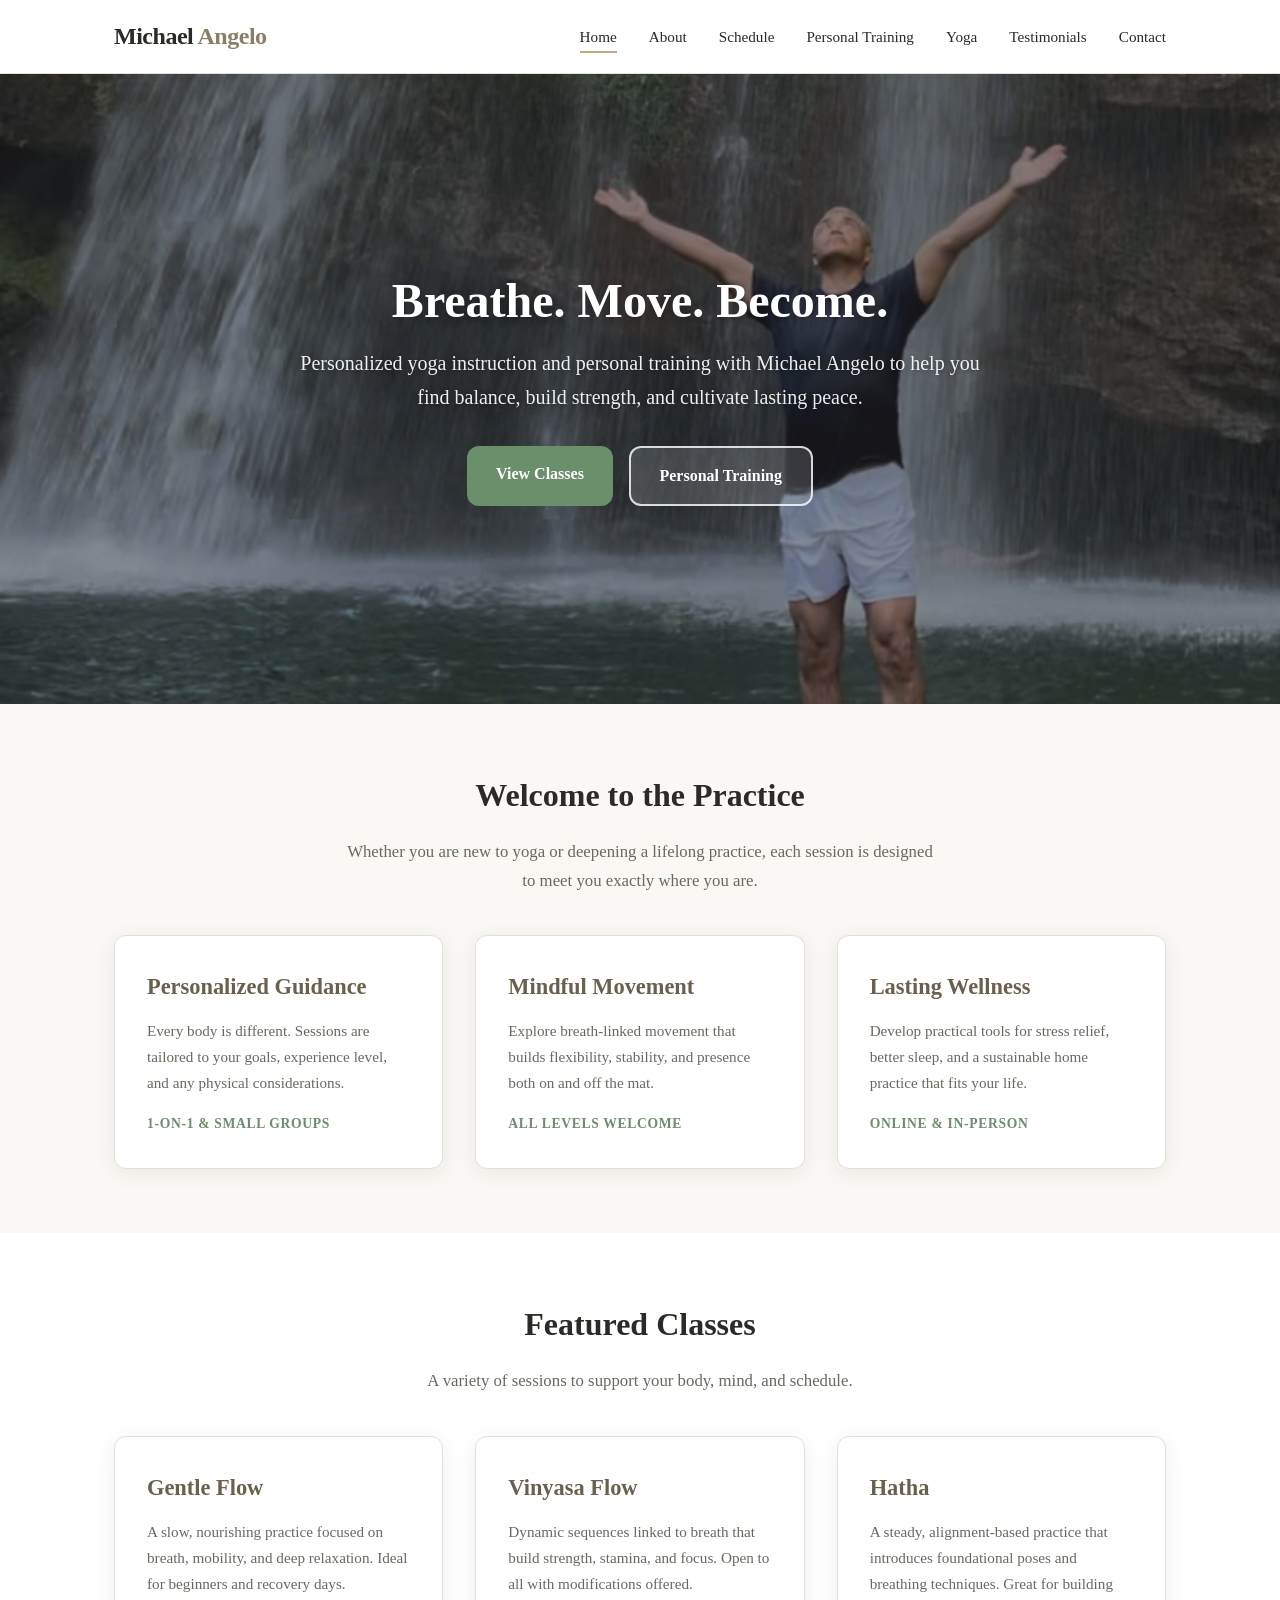
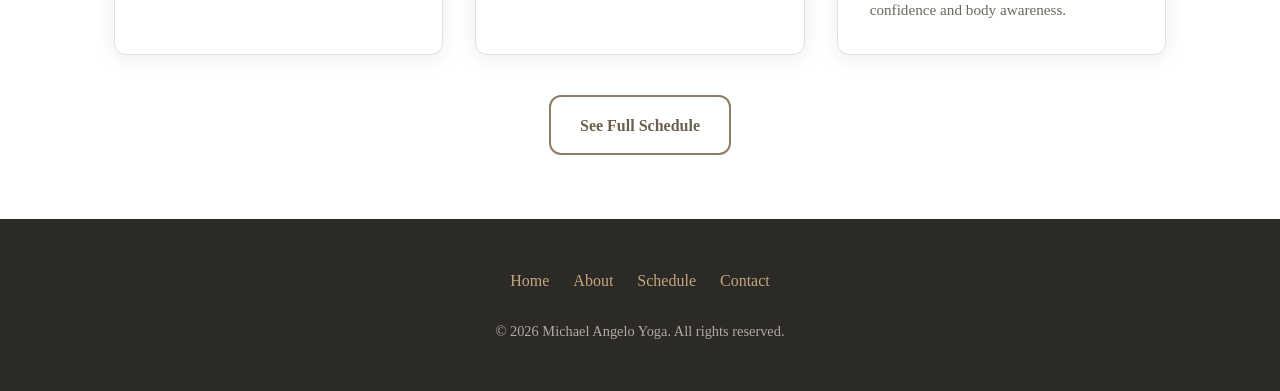
<file: index.html>
<!DOCTYPE html>
<html lang="en">
<head>
  <meta charset="UTF-8">
  <meta name="viewport" content="width=device-width, initial-scale=1.0">
  <meta name="description" content="Michael Angelo Yoga - Find balance, strength, and peace through personalized yoga instruction.">
  <title>Michael Angelo Yoga</title>
  <link rel="stylesheet" href="css/style.css">
</head>
<body>
  <header class="site-header">
    <nav class="navbar" aria-label="Main navigation">
      <a href="index.html" class="logo">Michael <span>Angelo</span></a>
      <button class="menu-toggle" aria-label="Toggle menu" aria-expanded="false">
        <span></span>
        <span></span>
        <span></span>
      </button>
      <ul class="nav-links">
        <li><a href="index.html" class="active">Home</a></li>
        <li><a href="about.html">About</a></li>
        <li><a href="classes.html">Schedule</a></li>
        <li><a href="personal-training.html">Personal Training</a></li>
        <li><a href="yoga.html">Yoga</a></li>
        <li><a href="testimonials.html">Testimonials</a></li>
        <li><a href="contact.html">Contact</a></li>
      </ul>
    </nav>
  </header>

  <main>
    <section class="hero">
      <div class="hero-content">
        <h1>Breathe. Move. Become.</h1>
        <p>Personalized yoga instruction and personal training with Michael Angelo to help you find balance, build strength, and cultivate lasting peace.</p>
        <div class="hero-cta">
          <a href="classes.html" class="btn btn-primary">View Classes</a>
          <a href="personal-training.html" class="btn btn-secondary">Personal Training</a>
        </div>
      </div>
    </section>

    <section class="section">
      <div class="container">
        <h2 class="section-title">Welcome to the Practice</h2>
        <p class="section-subtitle">Whether you are new to yoga or deepening a lifelong practice, each session is designed to meet you exactly where you are.</p>
        <div class="grid">
          <div class="card">
            <h3>Personalized Guidance</h3>
            <p>Every body is different. Sessions are tailored to your goals, experience level, and any physical considerations.</p>
            <span class="card-meta">1-on-1 & small groups</span>
          </div>
          <div class="card">
            <h3>Mindful Movement</h3>
            <p>Explore breath-linked movement that builds flexibility, stability, and presence both on and off the mat.</p>
            <span class="card-meta">All levels welcome</span>
          </div>
          <div class="card">
            <h3>Lasting Wellness</h3>
            <p>Develop practical tools for stress relief, better sleep, and a sustainable home practice that fits your life.</p>
            <span class="card-meta">Online & in-person</span>
          </div>
        </div>
      </div>
    </section>

    <section class="section section-alt">
      <div class="container">
        <h2 class="section-title">Featured Classes</h2>
        <p class="section-subtitle">A variety of sessions to support your body, mind, and schedule.</p>
        <div class="grid">
          <div class="card">
            <h3>Gentle Flow</h3>
            <p>A slow, nourishing practice focused on breath, mobility, and deep relaxation. Ideal for beginners and recovery days.</p>
          </div>
          <div class="card">
            <h3>Vinyasa Flow</h3>
            <p>Dynamic sequences linked to breath that build strength, stamina, and focus. Open to all with modifications offered.</p>
          </div>
          <div class="card">
            <h3>Hatha</h3>
            <p>A steady, alignment-based practice that introduces foundational poses and breathing techniques. Great for building confidence and body awareness.</p>
          </div>
        </div>
        <div style="text-align: center; margin-top: 2.5rem;">
          <a href="classes.html" class="btn btn-secondary">See Full Schedule</a>
        </div>
      </div>
    </section>
  </main>

  <footer class="site-footer">
    <div class="footer-inner">
      <ul class="footer-nav">
        <li><a href="index.html">Home</a></li>
        <li><a href="about.html">About</a></li>
        <li><a href="classes.html">Schedule</a></li>
        <li><a href="contact.html">Contact</a></li>
      </ul>
      <p class="copyright">&copy; <span id="year"></span> Michael Angelo Yoga. All rights reserved.</p>
    </div>
  </footer>

  <script>
    document.getElementById('year').textContent = new Date().getFullYear();
  </script>
  <script src="js/main.js"></script>
</body>
</html>
</file>
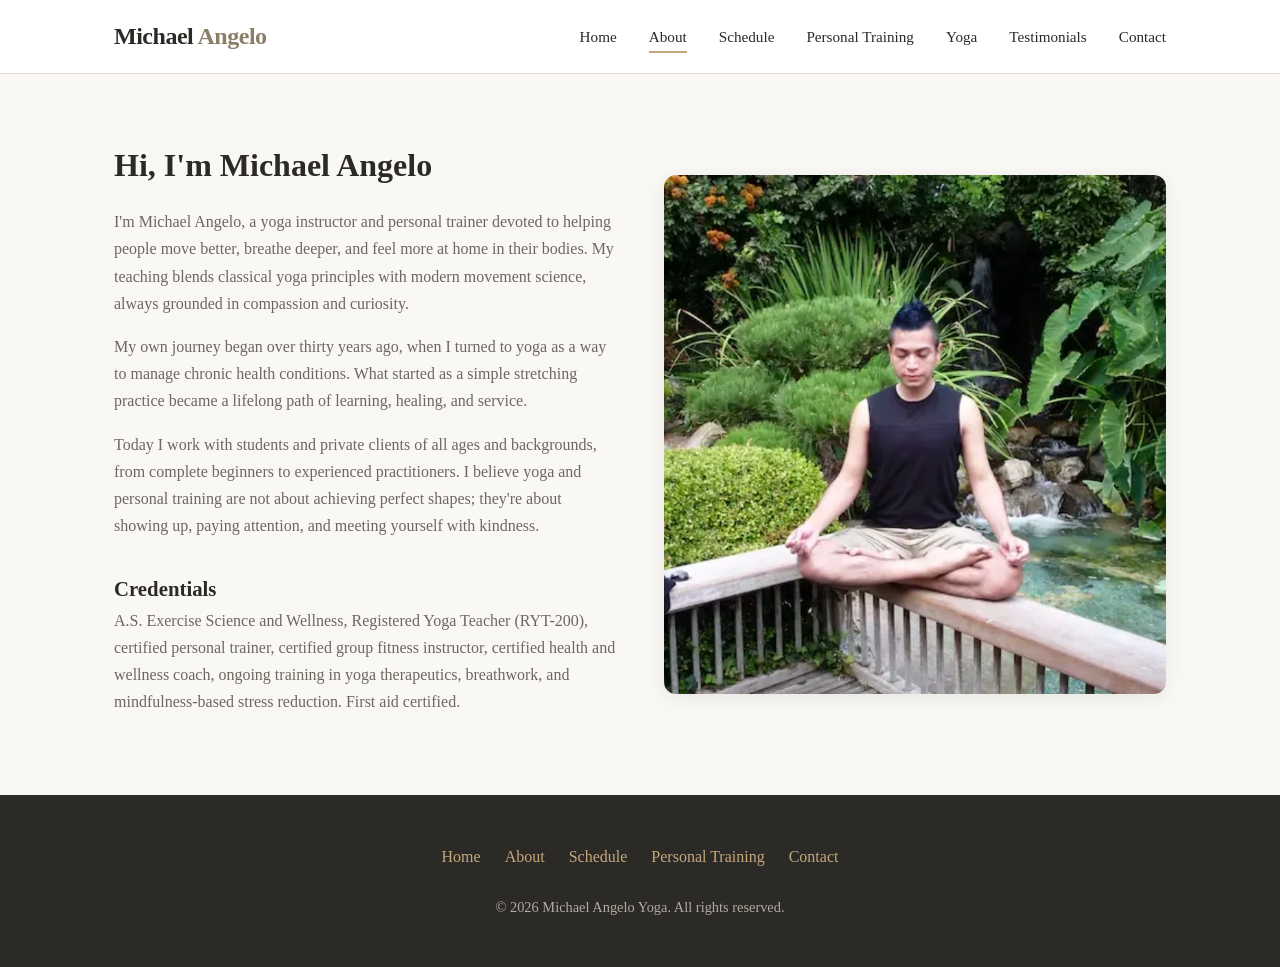
<file: about.html>
<!DOCTYPE html>
<html lang="en">
<head>
  <meta charset="UTF-8">
  <meta name="viewport" content="width=device-width, initial-scale=1.0">
  <meta name="description" content="Meet Michael Angelo, a dedicated yoga instructor offering personalized, mindful yoga instruction.">
  <title>About | Michael Angelo Yoga</title>
  <link rel="stylesheet" href="css/style.css">
</head>
<body>
  <header class="site-header">
    <nav class="navbar" aria-label="Main navigation">
      <a href="index.html" class="logo">Michael <span>Angelo</span></a>
      <button class="menu-toggle" aria-label="Toggle menu" aria-expanded="false">
        <span></span>
        <span></span>
        <span></span>
      </button>
      <ul class="nav-links">
        <li><a href="index.html">Home</a></li>
        <li><a href="about.html" class="active">About</a></li>
        <li><a href="classes.html">Schedule</a></li>
        <li><a href="personal-training.html">Personal Training</a></li>
        <li><a href="yoga.html">Yoga</a></li>
        <li><a href="testimonials.html">Testimonials</a></li>
        <li><a href="contact.html">Contact</a></li>
      </ul>
    </nav>
  </header>

  <main>
    <section class="section">
      <div class="container">
        <div class="about-layout">
          <div class="about-text">
            <h2>Hi, I'm Michael Angelo</h2>
            <p>I'm Michael Angelo, a yoga instructor and personal trainer devoted to helping people move better, breathe deeper, and feel more at home in their bodies. My teaching blends classical yoga principles with modern movement science, always grounded in compassion and curiosity.</p>
            <p>My own journey began over thirty years ago, when I turned to yoga as a way to manage chronic health conditions. What started as a simple stretching practice became a lifelong path of learning, healing, and service.</p>
            <p>Today I work with students and private clients of all ages and backgrounds, from complete beginners to experienced practitioners. I believe yoga and personal training are not about achieving perfect shapes; they're about showing up, paying attention, and meeting yourself with kindness.</p>
            <h3 style="margin-top: 2rem; font-size: 1.3rem;">Credentials</h3>
            <p>A.S. Exercise Science and Wellness,
          Registered Yoga Teacher (RYT-200), certified personal trainer, certified group fitness instructor, certified health and wellness coach, ongoing training in yoga therapeutics, breathwork, and mindfulness-based stress reduction. First aid certified.</p>
          </div>
          <div class="about-image">
            <picture>
              <source srcset="images/about_me.webp" type="image/webp">
              <img src="images/about_me.jpg" alt="Michael Angelo">
            </picture>
          </div>
        </div>
      </div>
    </section>
  </main>

  <footer class="site-footer">
    <div class="footer-inner">
      <ul class="footer-nav">
        <li><a href="index.html">Home</a></li>
        <li><a href="about.html">About</a></li>
        <li><a href="classes.html">Schedule</a></li>
        <li><a href="personal-training.html">Personal Training</a></li>
        <li><a href="contact.html">Contact</a></li>
      </ul>
      <p class="copyright">&copy; <span id="year"></span> Michael Angelo Yoga. All rights reserved.</p>
    </div>
  </footer>

  <script>
    document.getElementById('year').textContent = new Date().getFullYear();
  </script>
  <script src="js/main.js"></script>
</body>
</html>
</file>
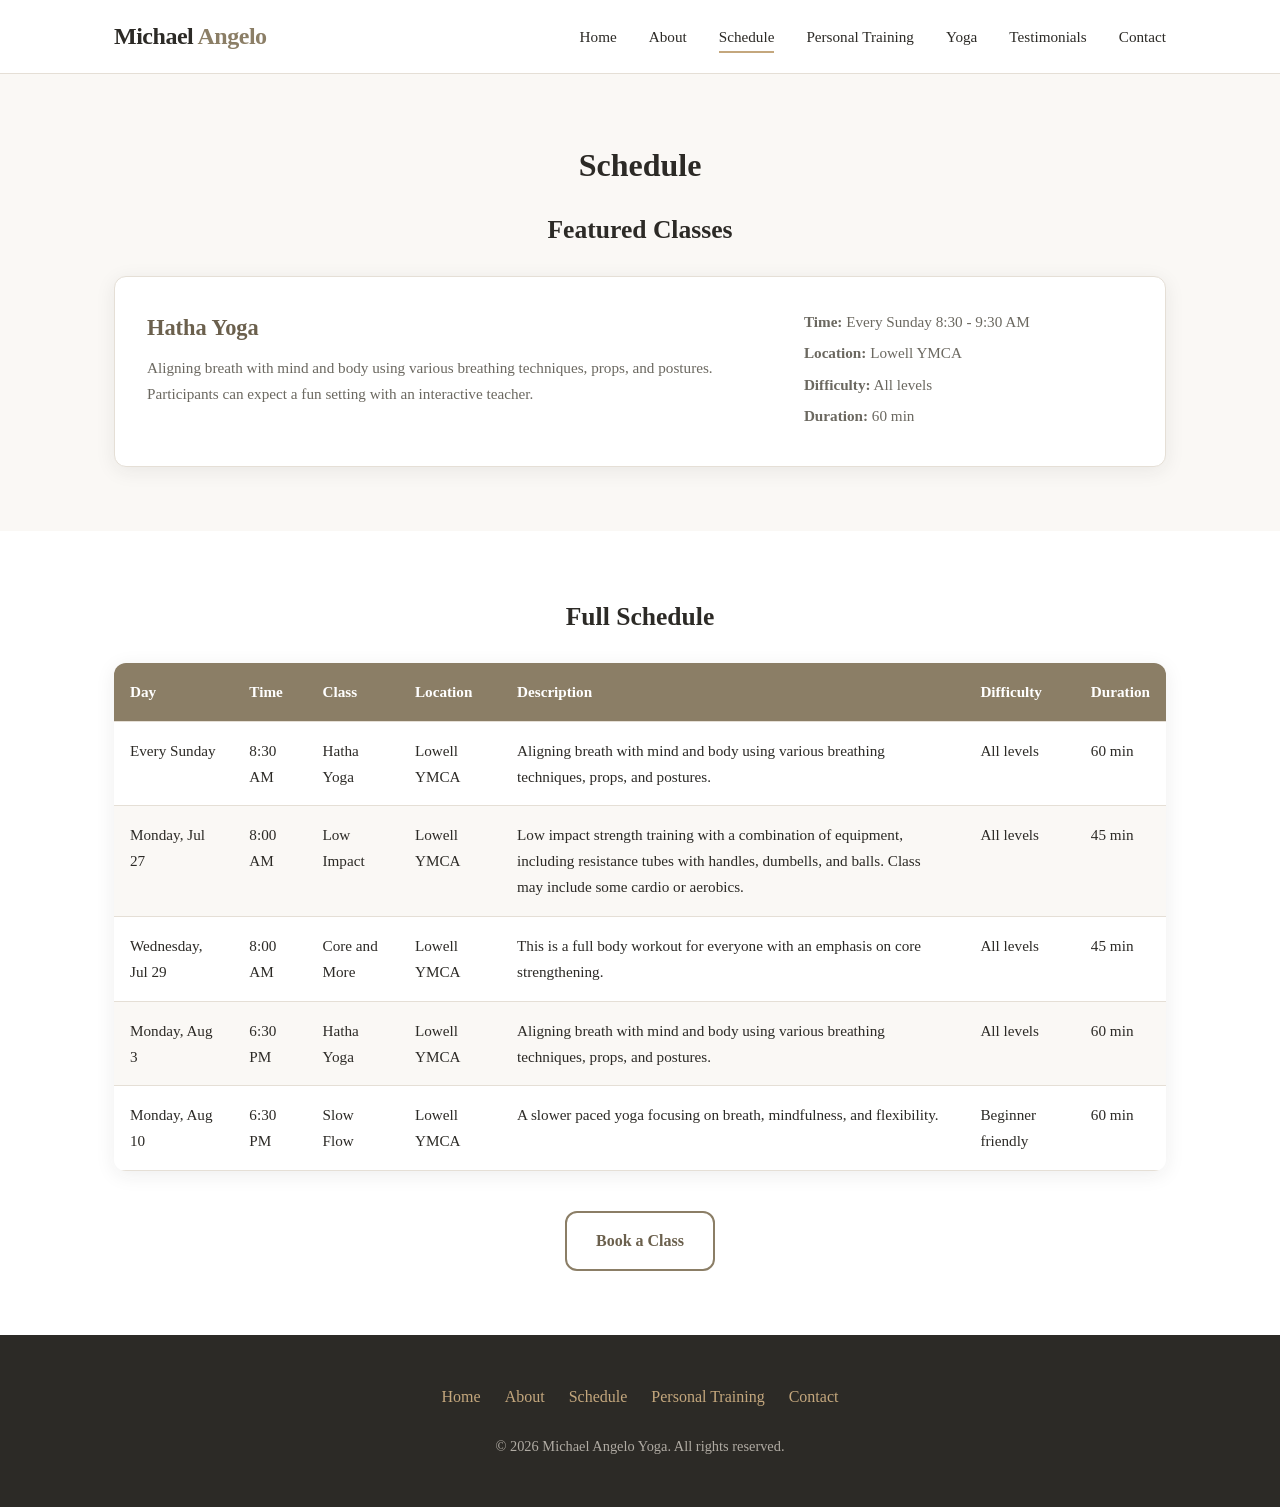
<file: classes.html>
<!DOCTYPE html>
<html lang="en">
<head>
  <meta charset="UTF-8">
  <meta name="viewport" content="width=device-width, initial-scale=1.0">
  <meta name="description" content="View class schedules and types offered by Michael Angelo Yoga.">
  <title>Schedule | Michael Angelo Yoga</title>
  <link rel="stylesheet" href="css/style.css">
</head>
<body>
  <header class="site-header">
    <nav class="navbar" aria-label="Main navigation">
      <a href="index.html" class="logo">Michael <span>Angelo</span></a>
      <button class="menu-toggle" aria-label="Toggle menu" aria-expanded="false">
        <span></span>
        <span></span>
        <span></span>
      </button>
      <ul class="nav-links">
        <li><a href="index.html">Home</a></li>
        <li><a href="about.html">About</a></li>
        <li><a href="classes.html" class="active">Schedule</a></li>
        <li><a href="personal-training.html">Personal Training</a></li>
        <li><a href="yoga.html">Yoga</a></li>
        <li><a href="testimonials.html">Testimonials</a></li>
        <li><a href="contact.html">Contact</a></li>
      </ul>
    </nav>
  </header>

  <main>
    <section class="section">
      <div class="container">
        <h2 class="section-title">Schedule</h2>

        <h3 class="schedule-section-title">Featured Classes</h3>
        <div class="special-events">
          <div class="card">
            <div class="event-info">
              <h3>Hatha Yoga</h3>
              <p>Aligning breath with mind and body using various breathing techniques, props, and postures.  Participants can expect a fun setting with an interactive teacher.</p>
            </div>
            <ul class="class-details">
              <li><strong>Time:</strong> Every Sunday 8:30 - 9:30 AM</li>
              <li><strong>Location:</strong> Lowell YMCA</li>
              <li><strong>Difficulty:</strong> All levels</li>
              <li><strong>Duration:</strong> 60 min</li>
            </ul>
          </div>
        </div>
      </div>
    </section>

    <section class="section section-alt">
      <div class="container">
        <h3 class="schedule-section-title">Full Schedule</h3>
        <div class="schedule-table-wrapper">
          <table class="schedule-table">
            <thead>
              <tr>
                <th scope="col">Day</th>
                <th scope="col">Time</th>
                <th scope="col">Class</th>
                <th scope="col">Location</th>
                <th scope="col">Description</th>
                <th scope="col">Difficulty</th>
                <th scope="col">Duration</th>
              </tr>
            </thead>
            <tbody>
              <tr>
                <td>Every Sunday</td>
                <td>8:30 AM</td>
                <td>Hatha Yoga</td>
                <td>Lowell YMCA</td>
                <td>Aligning breath with mind and body using various breathing techniques, props, and postures.</td>
                <td>All levels</td>
                <td>60 min</td>
              </tr>
              <tr>
                <td>Monday, Jul 27</td>
                <td>8:00 AM</td>
                <td>Low Impact</td>
                <td>Lowell YMCA</td>
                <td>Low impact strength training with a combination of equipment, including resistance tubes with handles, dumbells, and balls.  Class may include some cardio or aerobics.</td>
                <td>All levels</td>
                <td>45 min</td>
              </tr>
              <tr>
                <td>Wednesday, Jul 29</td>
                <td>8:00 AM</td>
                <td>Core and More</td>
                <td>Lowell YMCA</td>
                <td>This is a full body workout for everyone with an emphasis on core strengthening.</td>
                <td>All levels</td>
                <td>45 min</td>
              </tr>
              <tr>
                <td>Monday, Aug 3</td>
                <td>6:30 PM</td>
                <td>Hatha Yoga</td>
                <td>Lowell YMCA</td>
                <td>Aligning breath with mind and body using various breathing techniques, props, and postures.</td>
                <td>All levels</td>
                <td>60 min</td>
              </tr>
              <tr>
                <td>Monday, Aug 10</td>
                <td>6:30 PM</td>
                <td>Slow Flow</td>
                <td>Lowell YMCA</td>
                <td>A slower paced yoga focusing on breath, mindfulness, and flexibility.</td>
                <td>Beginner friendly</td>
                <td>60 min</td>
              </tr>
            </tbody>
          </table>
        </div>
        <div style="text-align: center; margin-top: 2.5rem;">
          <a href="contact.html" class="btn btn-secondary">Book a Class</a>
        </div>
      </div>
    </section>
  </main>

  <footer class="site-footer">
    <div class="footer-inner">
      <ul class="footer-nav">
        <li><a href="index.html">Home</a></li>
        <li><a href="about.html">About</a></li>
        <li><a href="classes.html">Schedule</a></li>
        <li><a href="personal-training.html">Personal Training</a></li>
        <li><a href="contact.html">Contact</a></li>
      </ul>
      <p class="copyright">&copy; <span id="year"></span> Michael Angelo Yoga. All rights reserved.</p>
    </div>
  </footer>

  <script>
    document.getElementById('year').textContent = new Date().getFullYear();
  </script>
  <script src="js/main.js"></script>
</body>
</html>
</file>
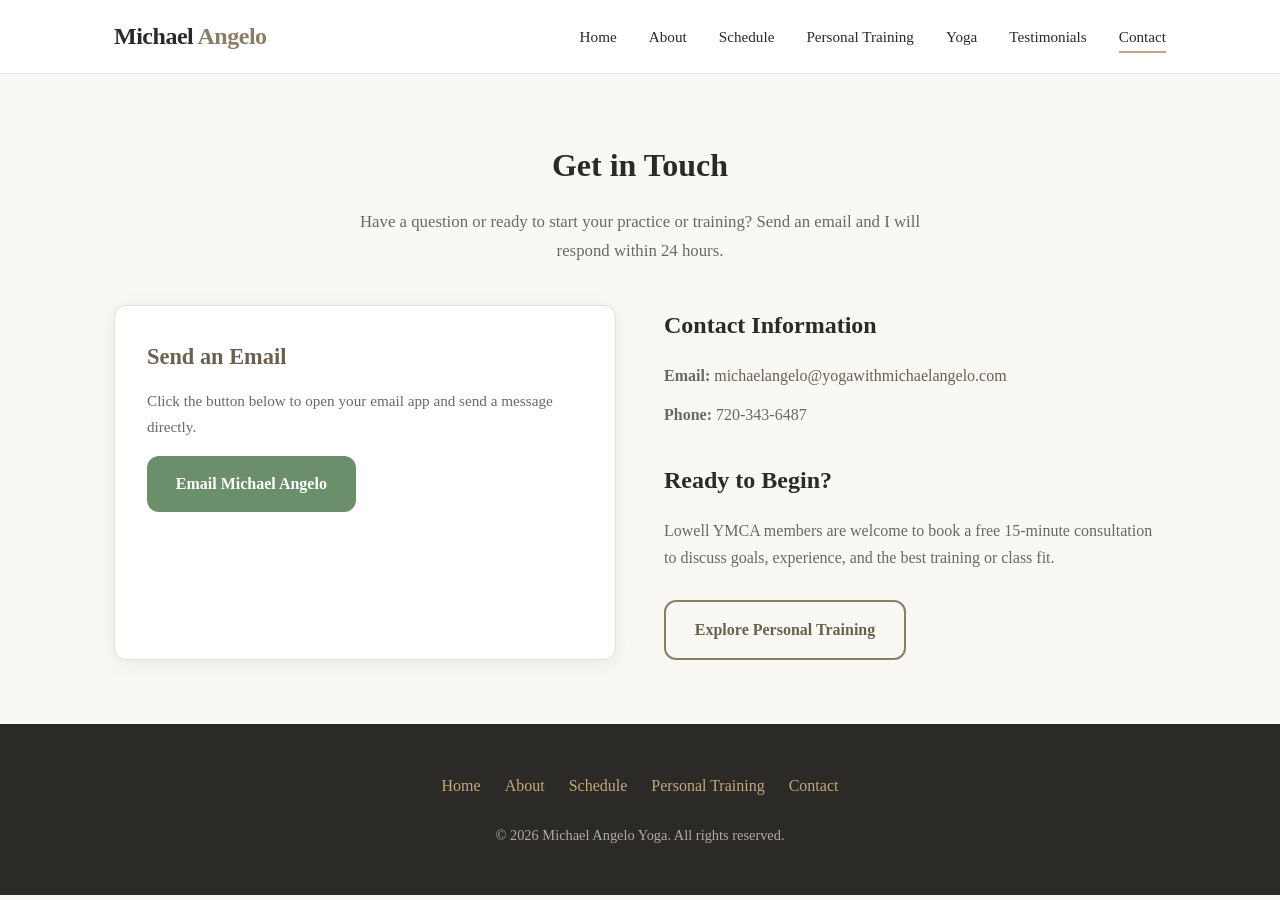
<file: contact.html>
<!DOCTYPE html>
<html lang="en">
<head>
  <meta charset="UTF-8">
  <meta name="viewport" content="width=device-width, initial-scale=1.0">
  <meta name="description" content="Contact Michael Angelo to book a yoga class, private session, or event.">
  <title>Contact | Michael Angelo Yoga</title>
  <link rel="stylesheet" href="css/style.css">
</head>
<body>
  <header class="site-header">
    <nav class="navbar" aria-label="Main navigation">
      <a href="index.html" class="logo">Michael <span>Angelo</span></a>
      <button class="menu-toggle" aria-label="Toggle menu" aria-expanded="false">
        <span></span>
        <span></span>
        <span></span>
      </button>
      <ul class="nav-links">
        <li><a href="index.html">Home</a></li>
        <li><a href="about.html">About</a></li>
        <li><a href="classes.html">Schedule</a></li>
        <li><a href="personal-training.html">Personal Training</a></li>
        <li><a href="yoga.html">Yoga</a></li>
        <li><a href="testimonials.html">Testimonials</a></li>
        <li><a href="contact.html" class="active">Contact</a></li>
      </ul>
    </nav>
  </header>

  <main>
    <section class="section">
      <div class="container">
        <h2 class="section-title">Get in Touch</h2>
        <p class="section-subtitle">Have a question or ready to start your practice or training? Send an email and I will respond within 24 hours.</p>
        <div class="contact-grid">
          <div class="card">
            <h3>Send an Email</h3>
            <p>Click the button below to open your email app and send a message directly.</p>
            <a href="mailto:michaelangelo@yogawithmichaelangelo.com" class="btn btn-primary" style="margin-top: 1rem;">Email Michael Angelo</a>
          </div>
          <div class="contact-info">
            <h3>Contact Information</h3>
            <p><strong>Email:</strong> <a href="mailto:michaelangelo@yogawithmichaelangelo.com">michaelangelo@yogawithmichaelangelo.com</a></p>
            <p><strong>Phone:</strong> 720-343-6487</p>
            <h3 style="margin-top: 2rem;">Ready to Begin?</h3>
            <p>Lowell YMCA members are welcome to book a free 15-minute consultation to discuss goals, experience, and the best training or class fit.</p>
            <a href="personal-training.html" class="btn btn-secondary" style="margin-top: 1rem;">Explore Personal Training</a>
          </div>
        </div>
      </div>
    </section>
  </main>

  <footer class="site-footer">
    <div class="footer-inner">
      <ul class="footer-nav">
        <li><a href="index.html">Home</a></li>
        <li><a href="about.html">About</a></li>
        <li><a href="classes.html">Schedule</a></li>
        <li><a href="personal-training.html">Personal Training</a></li>
        <li><a href="contact.html">Contact</a></li>
      </ul>
      <p class="copyright">&copy; <span id="year"></span> Michael Angelo Yoga. All rights reserved.</p>
    </div>
  </footer>

  <script>
    document.getElementById('year').textContent = new Date().getFullYear();
  </script>
  <script src="js/main.js"></script>
</body>
</html>
</file>
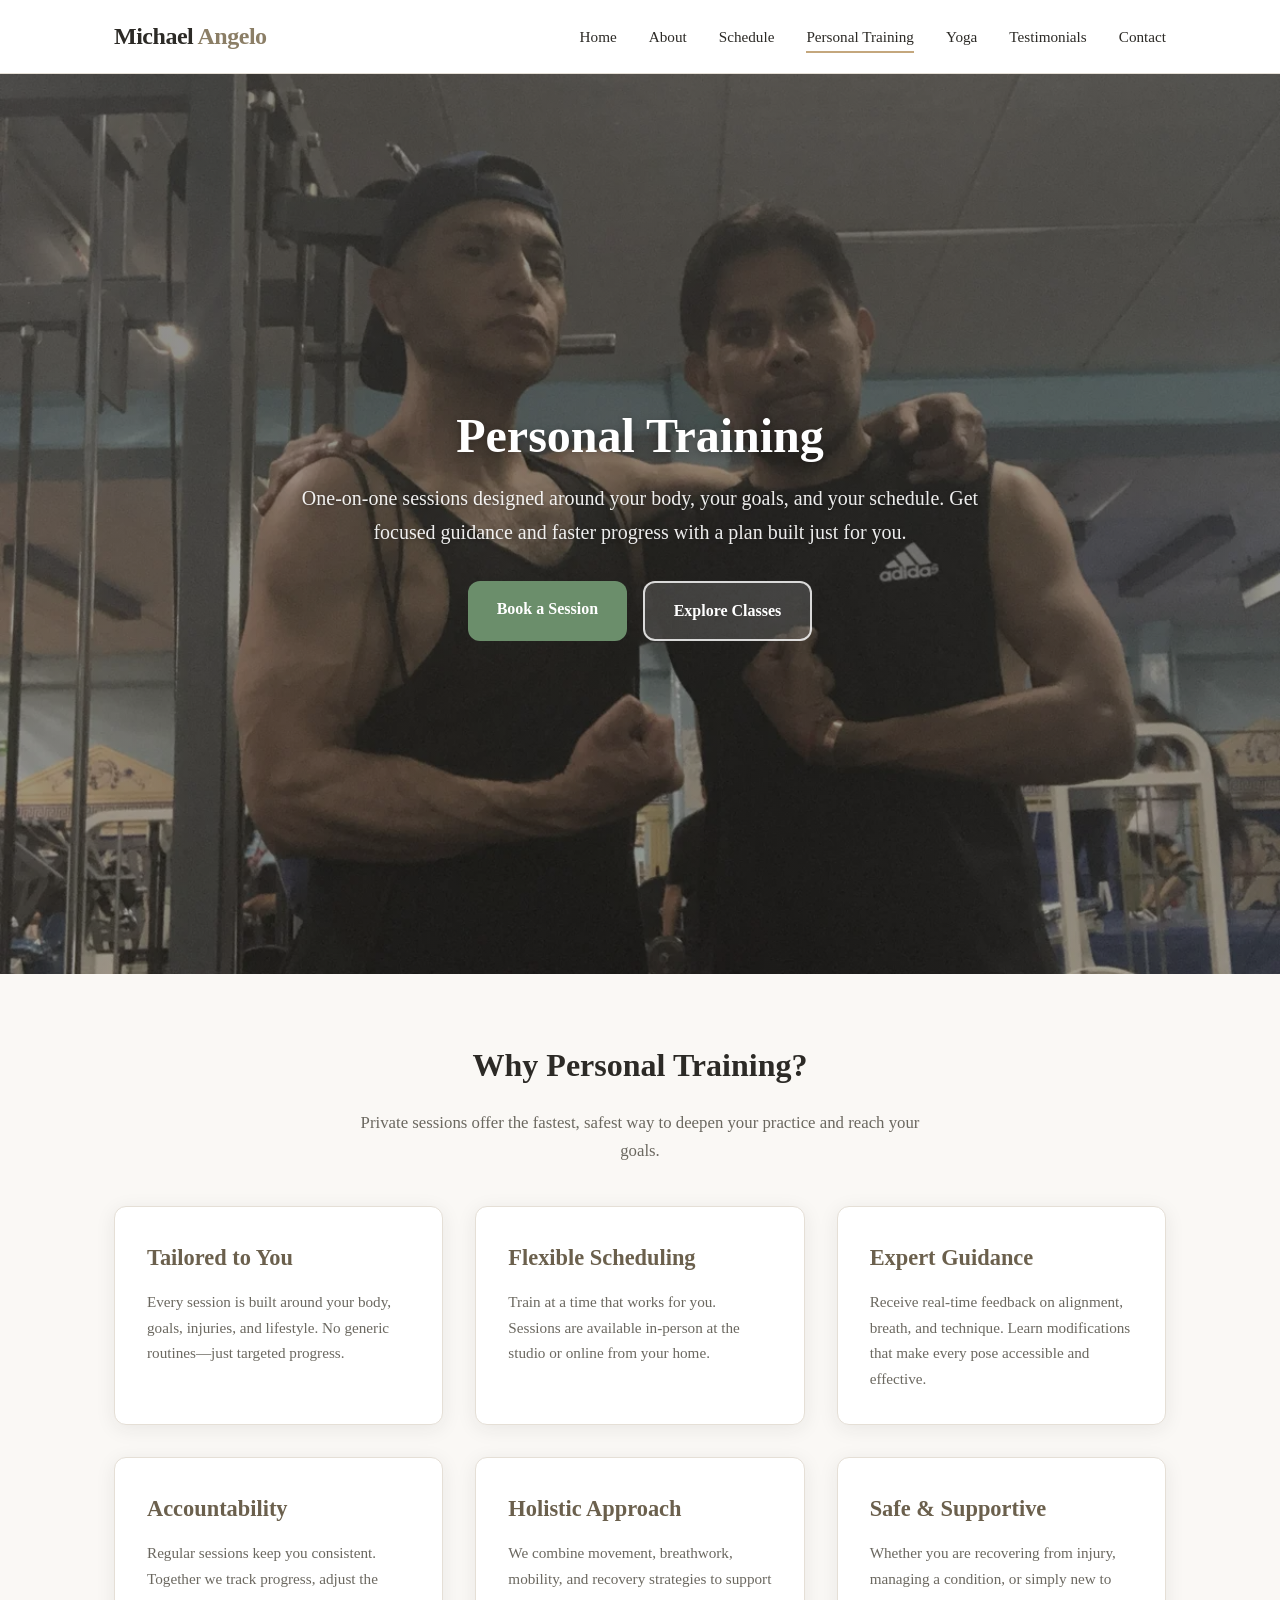
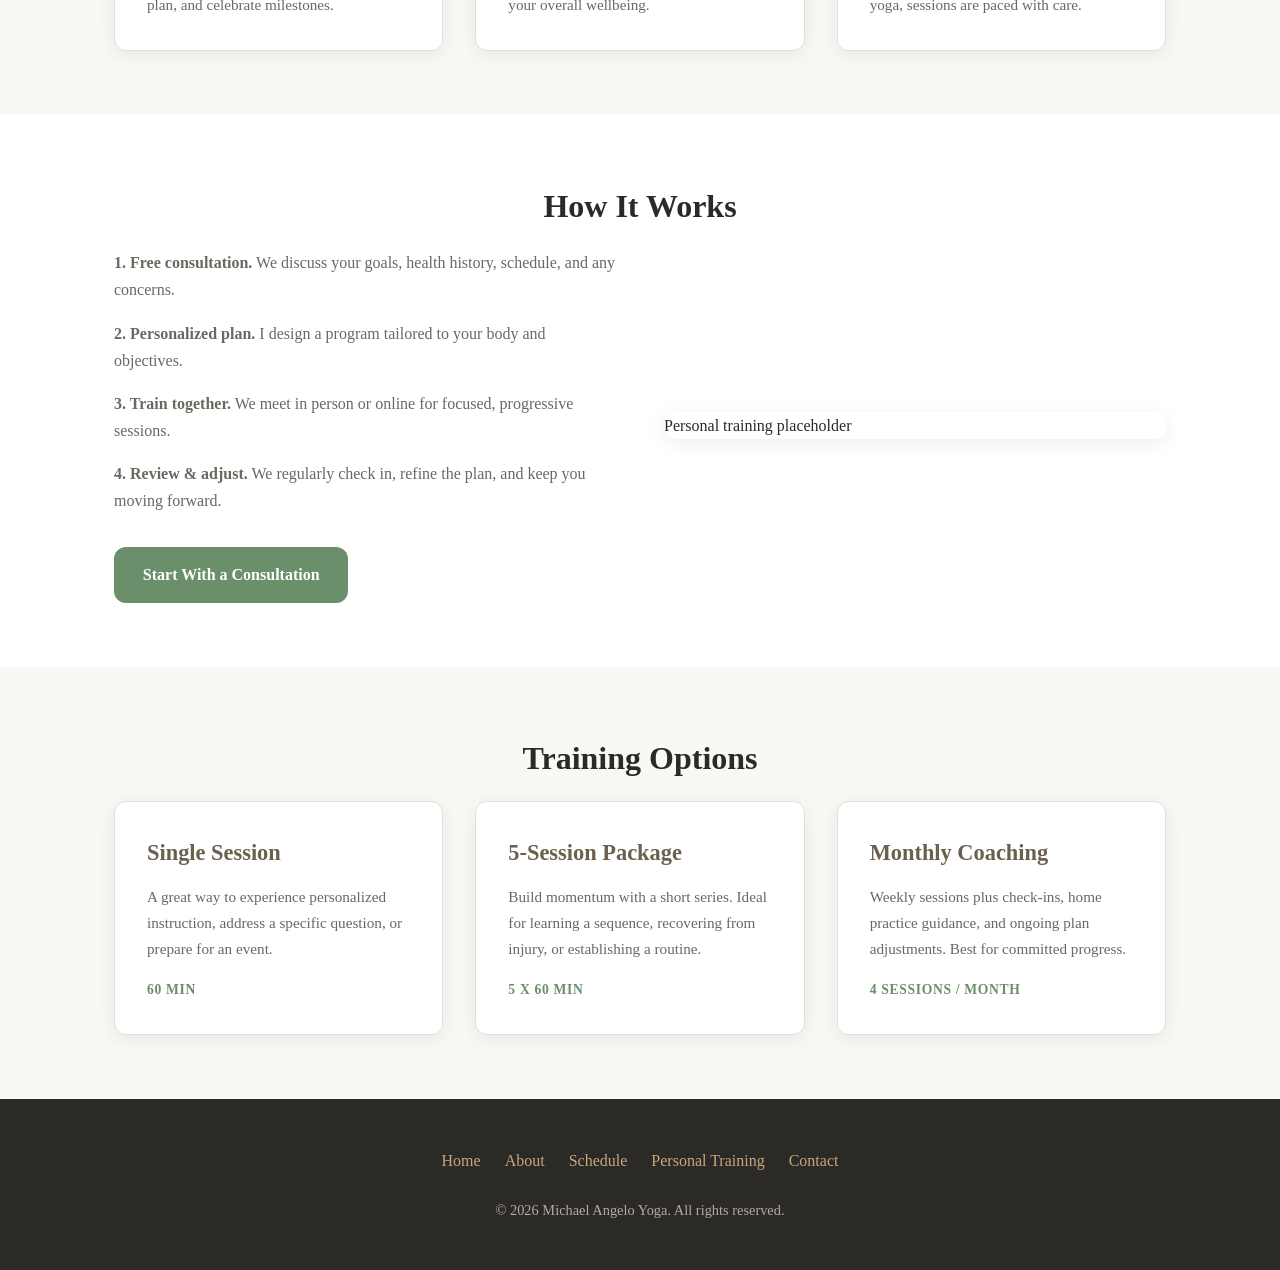
<file: personal-training.html>
<!DOCTYPE html>
<html lang="en">
<head>
  <meta charset="UTF-8">
  <meta name="viewport" content="width=device-width, initial-scale=1.0">
  <meta name="description" content="Book personal training and private yoga sessions with Michael Angelo.">
  <title>Personal Training | Michael Angelo Yoga</title>
  <link rel="stylesheet" href="css/style.css">
</head>
<body>
  <header class="site-header">
    <nav class="navbar" aria-label="Main navigation">
      <a href="index.html" class="logo">Michael <span>Angelo</span></a>
      <button class="menu-toggle" aria-label="Toggle menu" aria-expanded="false">
        <span></span>
        <span></span>
        <span></span>
      </button>
      <ul class="nav-links">
        <li><a href="index.html">Home</a></li>
        <li><a href="about.html">About</a></li>
        <li><a href="classes.html">Schedule</a></li>
        <li><a href="personal-training.html" class="active">Personal Training</a></li>
        <li><a href="yoga.html">Yoga</a></li>
        <li><a href="testimonials.html">Testimonials</a></li>
        <li><a href="contact.html">Contact</a></li>
      </ul>
    </nav>
  </header>

  <main>
    <section class="hero hero-personal-training">
      <div class="hero-content">
        <h1>Personal Training</h1>
        <p>One-on-one sessions designed around your body, your goals, and your schedule. Get focused guidance and faster progress with a plan built just for you.</p>
        <div class="hero-cta">
          <a href="contact.html" class="btn btn-primary">Book a Session</a>
          <a href="classes.html" class="btn btn-secondary">Explore Classes</a>
        </div>
      </div>
    </section>

    <section class="section">
      <div class="container">
        <h2 class="section-title">Why Personal Training?</h2>
        <p class="section-subtitle">Private sessions offer the fastest, safest way to deepen your practice and reach your goals.</p>
        <div class="grid">
          <div class="card">
            <h3>Tailored to You</h3>
            <p>Every session is built around your body, goals, injuries, and lifestyle. No generic routines—just targeted progress.</p>
          </div>
          <div class="card">
            <h3>Flexible Scheduling</h3>
            <p>Train at a time that works for you. Sessions are available in-person at the studio or online from your home.</p>
          </div>
          <div class="card">
            <h3>Expert Guidance</h3>
            <p>Receive real-time feedback on alignment, breath, and technique. Learn modifications that make every pose accessible and effective.</p>
          </div>
          <div class="card">
            <h3>Accountability</h3>
            <p>Regular sessions keep you consistent. Together we track progress, adjust the plan, and celebrate milestones.</p>
          </div>
          <div class="card">
            <h3>Holistic Approach</h3>
            <p>We combine movement, breathwork, mobility, and recovery strategies to support your overall wellbeing.</p>
          </div>
          <div class="card">
            <h3>Safe & Supportive</h3>
            <p>Whether you are recovering from injury, managing a condition, or simply new to yoga, sessions are paced with care.</p>
          </div>
        </div>
      </div>
    </section>

    <section class="section section-alt">
      <div class="container">
        <h2 class="section-title">How It Works</h2>
        <div class="about-layout">
          <div class="about-text">
            <p><strong>1. Free consultation.</strong> We discuss your goals, health history, schedule, and any concerns.</p>
            <p><strong>2. Personalized plan.</strong> I design a program tailored to your body and objectives.</p>
            <p><strong>3. Train together.</strong> We meet in person or online for focused, progressive sessions.</p>
            <p><strong>4. Review & adjust.</strong> We regularly check in, refine the plan, and keep you moving forward.</p>
            <a href="contact.html" class="btn btn-primary" style="margin-top: 1rem;">Start With a Consultation</a>
          </div>
          <div class="about-image">
            <p>Personal training placeholder</p>
          </div>
        </div>
      </div>
    </section>

    <section class="section">
      <div class="container">
        <h2 class="section-title">Training Options</h2>
        <div class="grid">
          <div class="card">
            <h3>Single Session</h3>
            <p>A great way to experience personalized instruction, address a specific question, or prepare for an event.</p>
            <span class="card-meta">60 min</span>
          </div>
          <div class="card">
            <h3>5-Session Package</h3>
            <p>Build momentum with a short series. Ideal for learning a sequence, recovering from injury, or establishing a routine.</p>
            <span class="card-meta">5 x 60 min</span>
          </div>
          <div class="card">
            <h3>Monthly Coaching</h3>
            <p>Weekly sessions plus check-ins, home practice guidance, and ongoing plan adjustments. Best for committed progress.</p>
            <span class="card-meta">4 sessions / month</span>
          </div>
        </div>
      </div>
    </section>
  </main>

  <footer class="site-footer">
    <div class="footer-inner">
      <ul class="footer-nav">
        <li><a href="index.html">Home</a></li>
        <li><a href="about.html">About</a></li>
        <li><a href="classes.html">Schedule</a></li>
        <li><a href="personal-training.html">Personal Training</a></li>
        <li><a href="contact.html">Contact</a></li>
      </ul>
      <p class="copyright">&copy; <span id="year"></span> Michael Angelo Yoga. All rights reserved.</p>
    </div>
  </footer>

  <script>
    document.getElementById('year').textContent = new Date().getFullYear();
  </script>
  <script src="js/main.js"></script>
</body>
</html>
</file>
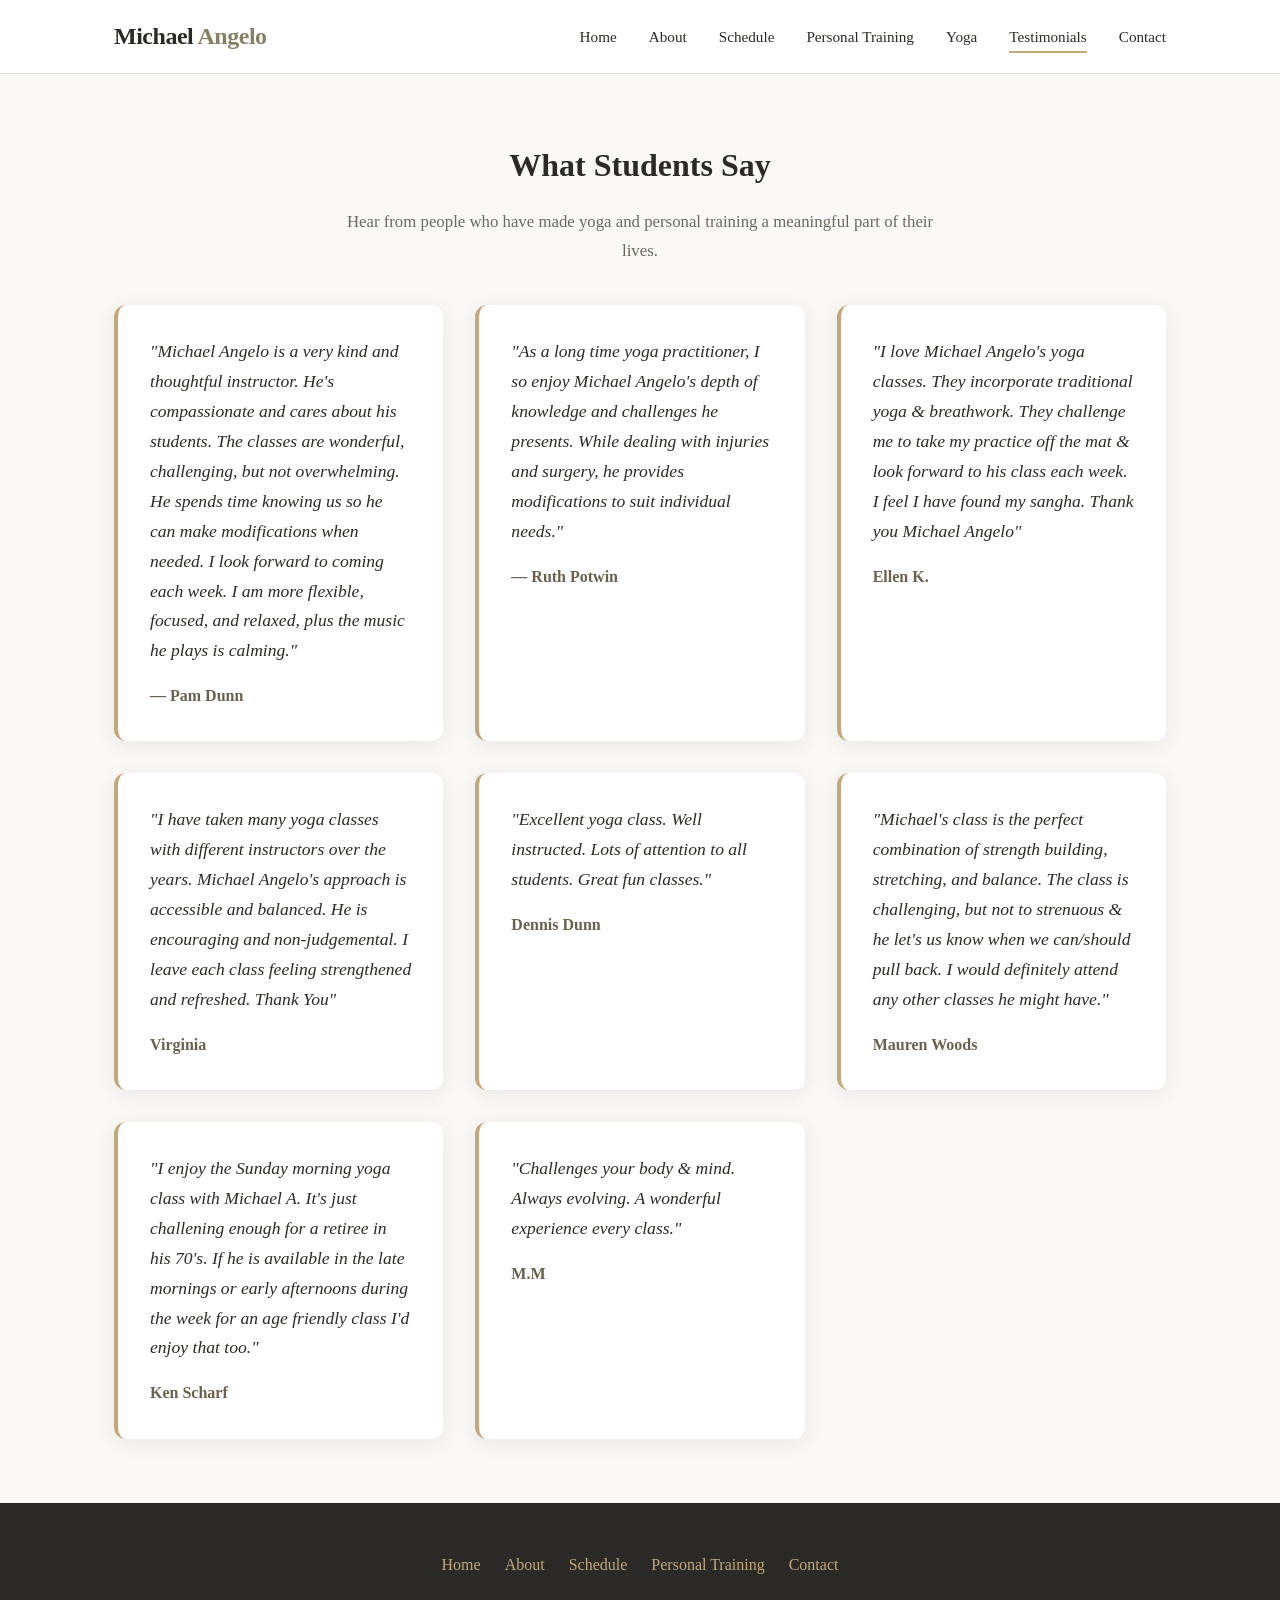
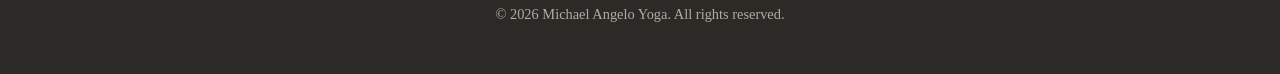
<file: testimonials.html>
<!DOCTYPE html>
<html lang="en">
<head>
  <meta charset="UTF-8">
  <meta name="viewport" content="width=device-width, initial-scale=1.0">
  <meta name="description" content="Read what students say about practicing yoga with Michael Angelo.">
  <title>Testimonials | Michael Angelo Yoga</title>
  <link rel="stylesheet" href="css/style.css">
</head>
<body>
  <header class="site-header">
    <nav class="navbar" aria-label="Main navigation">
      <a href="index.html" class="logo">Michael <span>Angelo</span></a>
      <button class="menu-toggle" aria-label="Toggle menu" aria-expanded="false">
        <span></span>
        <span></span>
        <span></span>
      </button>
      <ul class="nav-links">
        <li><a href="index.html">Home</a></li>
        <li><a href="about.html">About</a></li>
        <li><a href="classes.html">Schedule</a></li>
        <li><a href="personal-training.html">Personal Training</a></li>
        <li><a href="yoga.html">Yoga</a></li>
        <li><a href="testimonials.html" class="active">Testimonials</a></li>
        <li><a href="contact.html">Contact</a></li>
      </ul>
    </nav>
  </header>

  <main>
    <section class="section">
      <div class="container">
        <h2 class="section-title">What Students Say</h2>
        <p class="section-subtitle">Hear from people who have made yoga and personal training a meaningful part of their lives.</p>
        <div class="grid">
          <div class="testimonial">
            <blockquote>"Michael Angelo is a very kind and thoughtful instructor.  He's compassionate and cares about his students.  The classes are wonderful, challenging, but not overwhelming.  He spends time knowing us so he can make modifications when needed.  I look forward to coming each week.  I am more flexible, focused, and relaxed, plus the music he plays is calming."</blockquote>
            <cite>— Pam Dunn</cite>
          </div>
          <div class="testimonial">
            <blockquote>"As a long time yoga practitioner, I so enjoy Michael Angelo's depth of knowledge and challenges he presents.  While dealing with injuries and surgery, he provides modifications to suit individual needs."</blockquote>
            <cite>— Ruth Potwin</cite>
          </div>
          <div class="testimonial">
            <blockquote>"I love Michael Angelo's yoga classes.  They incorporate traditional yoga & breathwork.  They challenge me to take my practice off the mat & look forward to his class each week.  I feel I have found my sangha.  Thank you Michael Angelo"</blockquote>
            <cite>Ellen K.</cite>
          </div>
          <div class="testimonial">
            <blockquote>"I have taken many yoga classes with different instructors over the years.  Michael Angelo's approach is accessible and balanced.  He is encouraging and non-judgemental.  I leave each class feeling strengthened and refreshed.  Thank You"</blockquote>
            <cite>Virginia</cite>
          </div>
          <div class="testimonial">
            <blockquote>"Excellent yoga class.  Well instructed.  Lots of attention to all students.  Great fun classes."</blockquote>
            <cite>Dennis Dunn</cite>
          </div>
          <div class="testimonial">
            <blockquote>"Michael's class is the perfect combination of strength building, stretching, and balance.  The class is challenging, but not to strenuous & he let's us know when we can/should pull back.  I would definitely attend any other classes he might have."</blockquote>
            <cite>Mauren Woods</cite>
          </div>
          <div class="testimonial">
            <blockquote>"I enjoy the Sunday morning yoga class with Michael A.  It's just challening enough for a retiree in his 70's.  If he is available in the late mornings or early afternoons during the week for an age friendly class I'd enjoy that too."</blockquote>
            <cite>Ken Scharf</cite>
          </div>
          <div class="testimonial">
            <blockquote>"Challenges your body & mind.  Always evolving.  A wonderful experience every class."</blockquote>
            <cite>M.M</cite>
          </div>
        </div>
      </div>
    </section>
  </main>

  <footer class="site-footer">
    <div class="footer-inner">
      <ul class="footer-nav">
        <li><a href="index.html">Home</a></li>
        <li><a href="about.html">About</a></li>
        <li><a href="classes.html">Schedule</a></li>
        <li><a href="personal-training.html">Personal Training</a></li>
        <li><a href="contact.html">Contact</a></li>
      </ul>
      <p class="copyright">&copy; <span id="year"></span> Michael Angelo Yoga. All rights reserved.</p>
    </div>
  </footer>

  <script>
    document.getElementById('year').textContent = new Date().getFullYear();
  </script>
  <script src="js/main.js"></script>
</body>
</html>
</file>
<file: css/style.css>
/* CSS Variables */
:root {
  --color-bg: #faf8f5;
  --color-surface: #ffffff;
  --color-text: #2c2a26;
  --color-text-muted: #6b6860;
  --color-primary: #8b7e66;
  --color-primary-dark: #6b604d;
  --color-accent: #c4a77d;
  --color-accent-light: #e8dcc8;
  --color-cta: #6b8e6b;
  --color-cta-dark: #557055;
  --color-border: #e5dfd6;
  --radius: 12px;
  --shadow: 0 4px 20px rgba(44, 42, 38, 0.08);
  --max-width: 1100px;
  --font-body: 'Georgia', 'Times New Roman', serif;
  --font-heading: 'Georgia', 'Times New Roman', serif;
}

* {
  box-sizing: border-box;
  margin: 0;
  padding: 0;
}

html {
  scroll-behavior: smooth;
}

body {
  font-family: var(--font-body);
  color: var(--color-text);
  background-color: var(--color-bg);
  line-height: 1.7;
  -webkit-font-smoothing: antialiased;
}

img {
  max-width: 100%;
  height: auto;
  display: block;
}

a {
  color: var(--color-primary-dark);
  text-decoration: none;
}

a:hover {
  text-decoration: underline;
}

/* Header & Navigation */
.site-header {
  background-color: var(--color-surface);
  border-bottom: 1px solid var(--color-border);
  position: sticky;
  top: 0;
  z-index: 100;
}

.navbar {
  max-width: var(--max-width);
  margin: 0 auto;
  padding: 1rem 1.5rem;
  display: flex;
  align-items: center;
  justify-content: space-between;
}

.logo {
  font-family: var(--font-heading);
  font-size: 1.5rem;
  font-weight: 600;
  color: var(--color-text);
  letter-spacing: -0.02em;
}

.logo span {
  color: var(--color-primary);
}

.nav-links {
  display: flex;
  list-style: none;
  gap: 2rem;
}

.nav-links a {
  font-size: 0.95rem;
  color: var(--color-text);
  font-weight: 500;
  padding: 0.5rem 0;
  position: relative;
}

.nav-links a::after {
  content: '';
  position: absolute;
  bottom: 0;
  left: 0;
  width: 0;
  height: 2px;
  background-color: var(--color-accent);
  transition: width 0.3s ease;
}

.nav-links a:hover::after,
.nav-links a.active::after {
  width: 100%;
}

.nav-links a:hover {
  text-decoration: none;
}

.menu-toggle {
  display: none;
  background: none;
  border: none;
  cursor: pointer;
  padding: 0.5rem;
}

.menu-toggle span {
  display: block;
  width: 24px;
  height: 2px;
  background-color: var(--color-text);
  margin: 5px 0;
  transition: all 0.3s ease;
}

/* Main content */
main {
  min-height: 60vh;
}

.container {
  max-width: var(--max-width);
  margin: 0 auto;
  padding: 0 1.5rem;
}

.section {
  padding: 4rem 0;
}

.section-alt {
  background-color: var(--color-surface);
}

.section-title {
  font-family: var(--font-heading);
  font-size: 2rem;
  margin-bottom: 1rem;
  text-align: center;
  color: var(--color-text);
}

.section-subtitle {
  text-align: center;
  color: var(--color-text-muted);
  max-width: 600px;
  margin: 0 auto 2.5rem;
  font-size: 1.05rem;
}

/* Hero */
.hero {
  position: relative;
  background-color: var(--color-text);
  background-image: linear-gradient(
      rgba(44, 42, 38, 0.55),
      rgba(44, 42, 38, 0.45)
    ),
    url("../images/hero-waterfall.PNG");
  background-image: linear-gradient(
      rgba(44, 42, 38, 0.55),
      rgba(44, 42, 38, 0.45)
    ),
    image-set(
      url("../images/hero-waterfall.webp") type("image/webp"),
      url("../images/hero-waterfall.PNG") type("image/png")
    );
  background-size: cover;
  background-position: center;
  background-repeat: no-repeat;
  padding: 8rem 1.5rem;
  text-align: center;
  min-height: 70vh;
  display: flex;
  align-items: center;
  justify-content: center;
}

.hero-content {
  position: relative;
  z-index: 1;
  max-width: 700px;
  margin: 0 auto;
}

.hero h1 {
  font-family: var(--font-heading);
  font-size: 3rem;
  margin-bottom: 1rem;
  line-height: 1.2;
  color: #ffffff;
  text-shadow: 0 2px 8px rgba(0, 0, 0, 0.3);
}

.hero p {
  font-size: 1.25rem;
  color: rgba(255, 255, 255, 0.92);
  margin-bottom: 2rem;
  text-shadow: 0 1px 4px rgba(0, 0, 0, 0.3);
}

.hero-cta {
  display: inline-flex;
  gap: 1rem;
  flex-wrap: wrap;
  justify-content: center;
}

.hero .btn-secondary {
  background-color: rgba(255, 255, 255, 0.15);
  color: #ffffff;
  border: 2px solid rgba(255, 255, 255, 0.8);
}

.hero .btn-secondary:hover {
  background-color: rgba(255, 255, 255, 0.3);
}

/* Yoga page hero background */
.hero-yoga {
  background-image: linear-gradient(
      rgba(44, 42, 38, 0.55),
      rgba(44, 42, 38, 0.45)
    ),
    url("../images/Yoga/MXDF104.JPG");
  background-image: linear-gradient(
      rgba(44, 42, 38, 0.55),
      rgba(44, 42, 38, 0.45)
    ),
    image-set(
      url("../images/Yoga/MXDF104.webp") type("image/webp"),
      url("../images/Yoga/MXDF104.JPG") type("image/jpeg")
    );
  background-position: center;
  aspect-ratio: 3264 / 2042;
  min-height: auto;
}

/* Personal Training page hero background */
.hero-personal-training {
  background-image: linear-gradient(
      rgba(44, 42, 38, 0.55),
      rgba(44, 42, 38, 0.45)
    ),
    url("../images/personal_trainer.jpg");
  background-image: linear-gradient(
      rgba(44, 42, 38, 0.55),
      rgba(44, 42, 38, 0.45)
    ),
    image-set(
      url("../images/personal_trainer.webp") type("image/webp"),
      url("../images/personal_trainer.jpg") type("image/jpeg")
    );
  background-position: center;
  aspect-ratio: 2320 / 1632;
  min-height: auto;
}

/* Buttons */
.btn {
  display: inline-block;
  padding: 0.9rem 1.8rem;
  border-radius: var(--radius);
  font-size: 1rem;
  font-weight: 600;
  cursor: pointer;
  transition: transform 0.2s ease, background-color 0.2s ease, box-shadow 0.2s ease;
  border: none;
  text-decoration: none;
}

.btn:hover {
  transform: translateY(-2px);
  text-decoration: none;
}

.btn-primary {
  background-color: var(--color-cta);
  color: #fff;
}

.btn-primary:hover {
  background-color: var(--color-cta-dark);
  box-shadow: var(--shadow);
}

.btn-secondary {
  background-color: transparent;
  color: var(--color-primary-dark);
  border: 2px solid var(--color-primary);
}

.btn-secondary:hover {
  background-color: var(--color-accent-light);
}

/* Cards */
.grid {
  display: grid;
  grid-template-columns: repeat(auto-fit, minmax(280px, 1fr));
  gap: 2rem;
}

.card {
  background-color: var(--color-surface);
  border: 1px solid var(--color-border);
  border-radius: var(--radius);
  padding: 2rem;
  box-shadow: var(--shadow);
  transition: transform 0.2s ease;
}

.card:hover {
  transform: translateY(-4px);
}

.card h3 {
  font-family: var(--font-heading);
  font-size: 1.4rem;
  margin-bottom: 0.75rem;
  color: var(--color-primary-dark);
}

.card p {
  color: var(--color-text-muted);
  font-size: 0.95rem;
}

.card-meta {
  display: inline-block;
  margin-top: 1rem;
  font-size: 0.85rem;
  font-weight: 600;
  color: var(--color-cta);
  text-transform: uppercase;
  letter-spacing: 0.05em;
}

/* About page */
.about-layout {
  display: grid;
  grid-template-columns: 1fr 1fr;
  gap: 3rem;
  align-items: center;
}

.about-image {
  border-radius: var(--radius);
  overflow: hidden;
  box-shadow: var(--shadow);
}

.about-image img {
  width: 100%;
  height: 100%;
  min-height: 400px;
  object-fit: cover;
  display: block;
}

.about-text h2 {
  font-family: var(--font-heading);
  font-size: 2rem;
  margin-bottom: 1rem;
}

.about-text p {
  margin-bottom: 1rem;
  color: var(--color-text-muted);
}

/* Testimonials */
.testimonial {
  background-color: var(--color-surface);
  border-radius: var(--radius);
  padding: 2rem;
  border-left: 4px solid var(--color-accent);
  box-shadow: var(--shadow);
}

.testimonial blockquote {
  font-size: 1.1rem;
  font-style: italic;
  margin-bottom: 1rem;
  color: var(--color-text);
}

.testimonial cite {
  font-style: normal;
  font-weight: 600;
  color: var(--color-primary-dark);
}

/* Contact form */
.contact-grid {
  display: grid;
  grid-template-columns: 1fr 1fr;
  gap: 3rem;
}

.form-group {
  margin-bottom: 1.25rem;
}

.form-group label {
  display: block;
  margin-bottom: 0.5rem;
  font-weight: 600;
  color: var(--color-text);
}

.form-group input,
.form-group textarea,
.form-group select {
  width: 100%;
  padding: 0.9rem 1rem;
  border: 1px solid var(--color-border);
  border-radius: var(--radius);
  font-family: var(--font-body);
  font-size: 1rem;
  background-color: var(--color-surface);
  color: var(--color-text);
}

.form-group input:focus,
.form-group textarea:focus,
.form-group select:focus {
  outline: none;
  border-color: var(--color-accent);
  box-shadow: 0 0 0 3px var(--color-accent-light);
}

.form-success {
  padding: 1rem;
  background-color: #e8f3e8;
  color: var(--color-cta-dark);
  border-radius: var(--radius);
  margin-bottom: 1rem;
  font-weight: 500;
}

.form-error {
  padding: 1rem;
  background-color: #fdecea;
  color: #8a3324;
  border-radius: var(--radius);
  margin-bottom: 1rem;
  font-weight: 500;
}

.contact-info h3 {
  font-family: var(--font-heading);
  font-size: 1.5rem;
  margin-bottom: 1rem;
}

.contact-info p {
  margin-bottom: 0.75rem;
  color: var(--color-text-muted);
}

/* Gallery */
.gallery {
  display: grid;
  grid-template-columns: repeat(auto-fit, minmax(250px, 1fr));
  gap: 1.5rem;
  align-items: start;
}

.gallery-item {
  display: block;
  border-radius: var(--radius);
  overflow: hidden;
  box-shadow: var(--shadow);
  transition: transform 0.2s ease, box-shadow 0.2s ease;
  background-color: var(--color-surface);
}

.gallery-item:hover {
  transform: translateY(-4px);
  box-shadow: 0 8px 24px rgba(44, 42, 38, 0.15);
}

.gallery-item img {
  width: 100%;
  height: auto;
  display: block;
  transition: transform 0.3s ease;
}

.gallery-item:hover img {
  transform: scale(1.03);
}

/* Lightbox */
.lightbox {
  position: fixed;
  inset: 0;
  background-color: rgba(44, 42, 38, 0.92);
  display: flex;
  align-items: center;
  justify-content: center;
  z-index: 1000;
  opacity: 0;
  visibility: hidden;
  transition: opacity 0.3s ease, visibility 0.3s ease;
  padding: 1.5rem;
}

.lightbox.active {
  opacity: 1;
  visibility: visible;
}

.lightbox img {
  max-width: 90vw;
  max-height: 90vh;
  border-radius: var(--radius);
  box-shadow: 0 16px 48px rgba(0, 0, 0, 0.3);
}

.lightbox-close {
  position: absolute;
  top: 1rem;
  right: 1.5rem;
  background: none;
  border: none;
  color: #ffffff;
  font-size: 2.5rem;
  line-height: 1;
  cursor: pointer;
  opacity: 0.8;
  transition: opacity 0.2s ease;
}

.lightbox-close:hover {
  opacity: 1;
}

/* Schedule page */
.schedule-section-title {
  font-family: var(--font-heading);
  font-size: 1.6rem;
  margin-bottom: 1.5rem;
  text-align: center;
  color: var(--color-text);
}

.class-details {
  list-style: none;
  margin-top: 1rem;
  padding: 0;
  font-size: 0.95rem;
  color: var(--color-text-muted);
}

.class-details li {
  margin-bottom: 0.35rem;
}

.special-events {
  display: flex;
  flex-direction: column;
  gap: 1.5rem;
}

.special-events .card {
  display: flex;
  flex-direction: row;
  align-items: flex-start;
  justify-content: space-between;
  gap: 2rem;
  text-align: left;
  width: 100%;
}

.special-events .event-info {
  flex: 1 1 60%;
}

.special-events .event-info h3 {
  margin-bottom: 0.5rem;
}

.special-events .class-details {
  flex: 1 1 30%;
  min-width: 200px;
  margin-top: 0;
}

.schedule-table-wrapper {
  overflow-x: auto;
  border-radius: var(--radius);
  box-shadow: var(--shadow);
}

.schedule-table {
  width: 100%;
  border-collapse: collapse;
  background-color: var(--color-surface);
  font-size: 0.95rem;
}

.schedule-table thead {
  background-color: var(--color-primary);
  color: #ffffff;
}

.schedule-table th,
.schedule-table td {
  padding: 1rem;
  text-align: left;
  border-bottom: 1px solid var(--color-border);
  vertical-align: top;
}

.schedule-table th {
  font-weight: 600;
}

.schedule-table tbody tr:nth-child(even) {
  background-color: var(--color-bg);
}

.schedule-table tbody tr:hover {
  background-color: var(--color-accent-light);
}

/* Footer */
.site-footer {
  background-color: var(--color-text);
  color: #b0aba3;
  padding: 3rem 1.5rem;
  text-align: center;
}

.site-footer a {
  color: var(--color-accent);
}

.footer-inner {
  max-width: var(--max-width);
  margin: 0 auto;
}

.footer-nav {
  list-style: none;
  display: flex;
  justify-content: center;
  gap: 1.5rem;
  margin-bottom: 1.5rem;
  flex-wrap: wrap;
}

.copyright {
  font-size: 0.9rem;
}

/* Responsive */
@media (max-width: 768px) {
  .menu-toggle {
    display: block;
  }

  .nav-links {
    position: absolute;
    top: 100%;
    left: 0;
    right: 0;
    background-color: var(--color-surface);
    flex-direction: column;
    gap: 0;
    padding: 1rem 0;
    border-bottom: 1px solid var(--color-border);
    display: none;
  }

  .nav-links.active {
    display: flex;
  }

  .nav-links a {
    padding: 1rem 1.5rem;
    border-bottom: 1px solid var(--color-border);
  }

  .nav-links a::after {
    display: none;
  }

  .hero {
    padding: 4rem 1rem;
  }

  .hero h1 {
    font-size: 2.25rem;
  }

  .about-layout,
  .contact-grid {
    grid-template-columns: 1fr;
  }

  .about-image {
    min-height: 250px;
    order: -1;
  }

  .hero-yoga,
  .hero-personal-training {
    aspect-ratio: auto;
    min-height: 70vh;
  }

  .special-events .card {
    flex-direction: column;
    gap: 1rem;
  }

  .special-events .class-details {
    margin-top: 0;
  }
}

@media (max-width: 480px) {
  .section {
    padding: 3rem 0;
  }

  .section-title {
    font-size: 1.6rem;
  }

  .hero h1 {
    font-size: 1.9rem;
  }

  .btn {
    width: 100%;
    text-align: center;
  }
}
</file>
